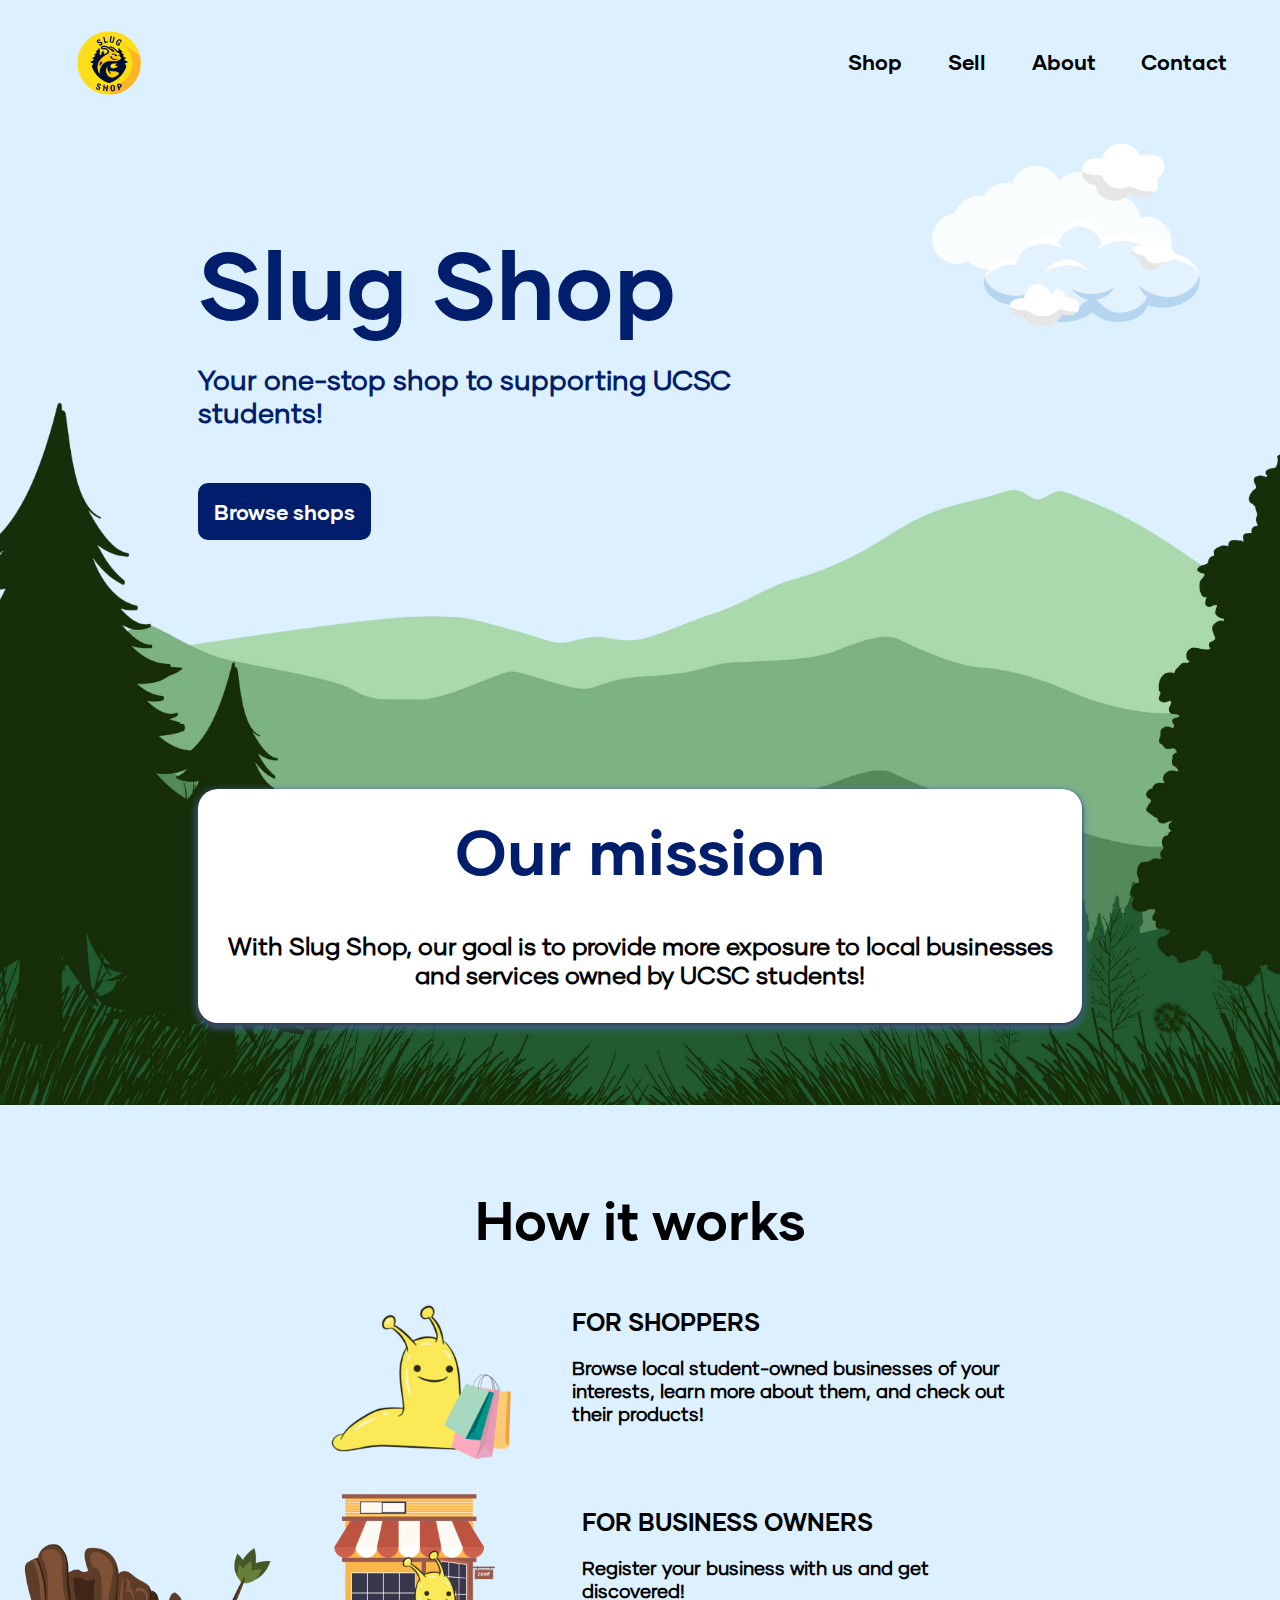
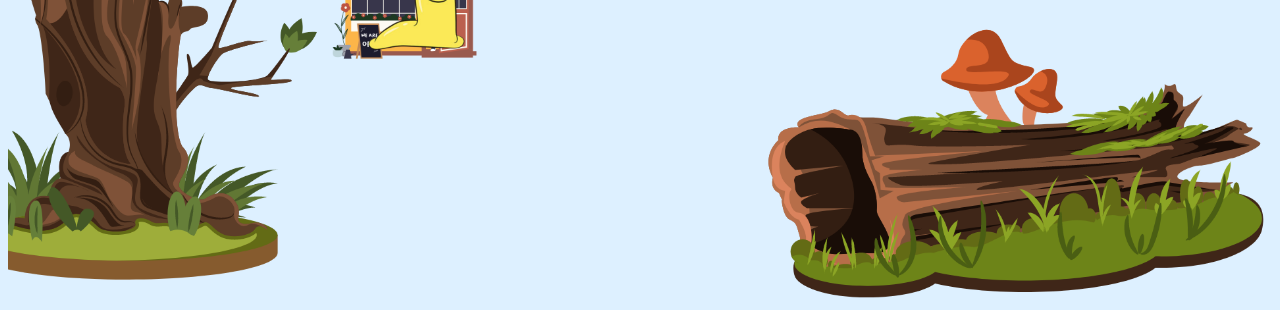
<file: index.html>
<!DOCTYPE html>
<html lang="en">
<head>
    <meta charset="UTF-8">
    <meta http-equiv="X-UA-Compatible" content="IE=edge">
    <meta name="viewport" content="width=device-width, initial-scale=1.0">
    <title>Slug Shop</title>

	<!-- import the webpage's stylesheet --> 
    <link rel="stylesheet" href="css/style.css">

    <!-- add favicon -->
    <link rel="shortcut icon" type="image/x-icon" href="ss-images/Slug.PNG">

</head>

<body>
	 <!-- Navigation bar-->
	 <nav id="nav-bar">
        <div>
            <div id="logo">
                <li><a href="index.html"><img id="ss-logo" src="ss-images/Slug.PNG"></a></li>
            </div>
            <div id="nav-options">
                <ul>
                    <li><a href="html/shop.html">Shop</a></li>
                    <li><a href="html/form.html">Sell</a></li>
                    <li><a href="https://namarilee.github.io/slug-shop/index.html#mission-section">About</a></li>
                    <li><a href="html/contact.html">Contact</a></li>
                </ul>
            </div>
        </div>
    </nav>

	<!-- Home page -->
	<section id="home">
		<div class="container">
            <div class="dark-blue-font">
                <h1 id="home-title">Slug Shop</h1>
                <h2 id="home-subtitle">
                    Your one-stop shop to supporting UCSC students!
                </h2>
				<a href="html/shop.html" id="browse-button">Browse shops</a>
            </div>
            <img src="ss-images/clouds.png" id="cloud-img">
        </div>
		<img id="fbg" src="ss-images/forest-bgd.png">
	</section>

    <!-- Our mission -->
    <section id="mission-section">
        <div id="mission">
            <h1 id="mission-title">Our mission</h1>
            <h3 id="mission-subtitle">With Slug Shop, our goal is to provide more exposure to local businesses and services owned by UCSC students!</h3>
        </div>
        <h1 id="how">How it works</h1>
        <div id="how-it-works">
            <div class="how-block">
                <img src="ss-images/slug-shopper.png" class="how-img">
                <div class="how-text">
                    <h2>FOR SHOPPERS</h2>
                    <h3>Browse local student-owned businesses of your interests, learn more about them, and check out their products!</h3>
                </div>
            </div>
            <div class="how-block">
                <img src="ss-images/slug-owner.png" style="width: 180px; height: 180px; margin-right: 4.9em;">
                <div class="how-text">
                    <h2>FOR BUSINESS OWNERS</h2>
                    <h3>Register your business with us and get discovered!</h3>
                </div>
            </div>
        </div>
        <img src="ss-images/nature-bg2.png" id="nbg">
    </section>
</body>
</html>
</file>
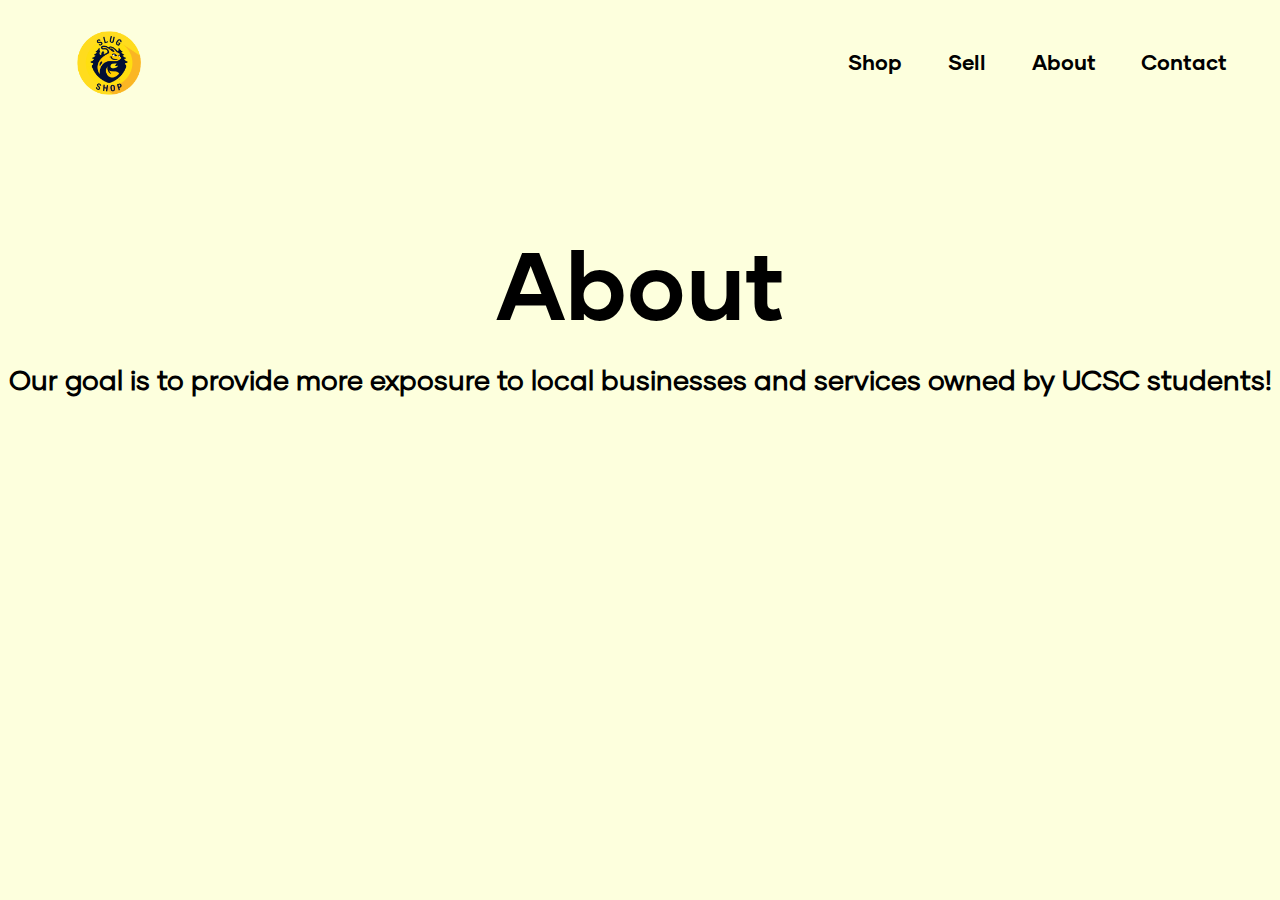
<file: html/about.html>
<!DOCTYPE html>
<html lang="en">
<head>
    <meta charset="UTF-8">
    <meta http-equiv="X-UA-Compatible" content="IE=edge">
    <meta name="viewport" content="width=device-width, initial-scale=1.0">
    <title>Slug Shop</title>

	<!-- import the webpage's stylesheet --> 
    <link rel="stylesheet" href="../css/about.css">

    <!-- add favicon -->
    <link rel="shortcut icon" type="image/x-icon" href="../ss-images/Slug.PNG">

</head>

<body>
	 <!-- Navigation bar-->
	 <nav id="nav-bar">
        <div>
            <div id="logo">
                <li><a href="../index.html"><img id="ss-logo" src="../ss-images/Slug.PNG"></a></li>
            </div>
            <div id="nav-options">
                <ul>
                    <li><a href="shop.html">Shop</a></li>
                    <li><a href="form.html">Sell</a></li>
                    <li><a href="index.html#mission-section">About</a></li>
                    <li><a href="contact.html">Contact</a></li>
                </ul>
            </div>
        </div>
    </nav>

	<!-- About page -->
    <section id = "about">
        <div class = "dark-blue-font">
            <h1 id = "about-title">About</h1>
            <h2 id = "about-subtitle">
                Our goal is to provide more exposure to local businesses and services owned by UCSC students!
            </h2>
        </div>
    </section>

</body>
</file>
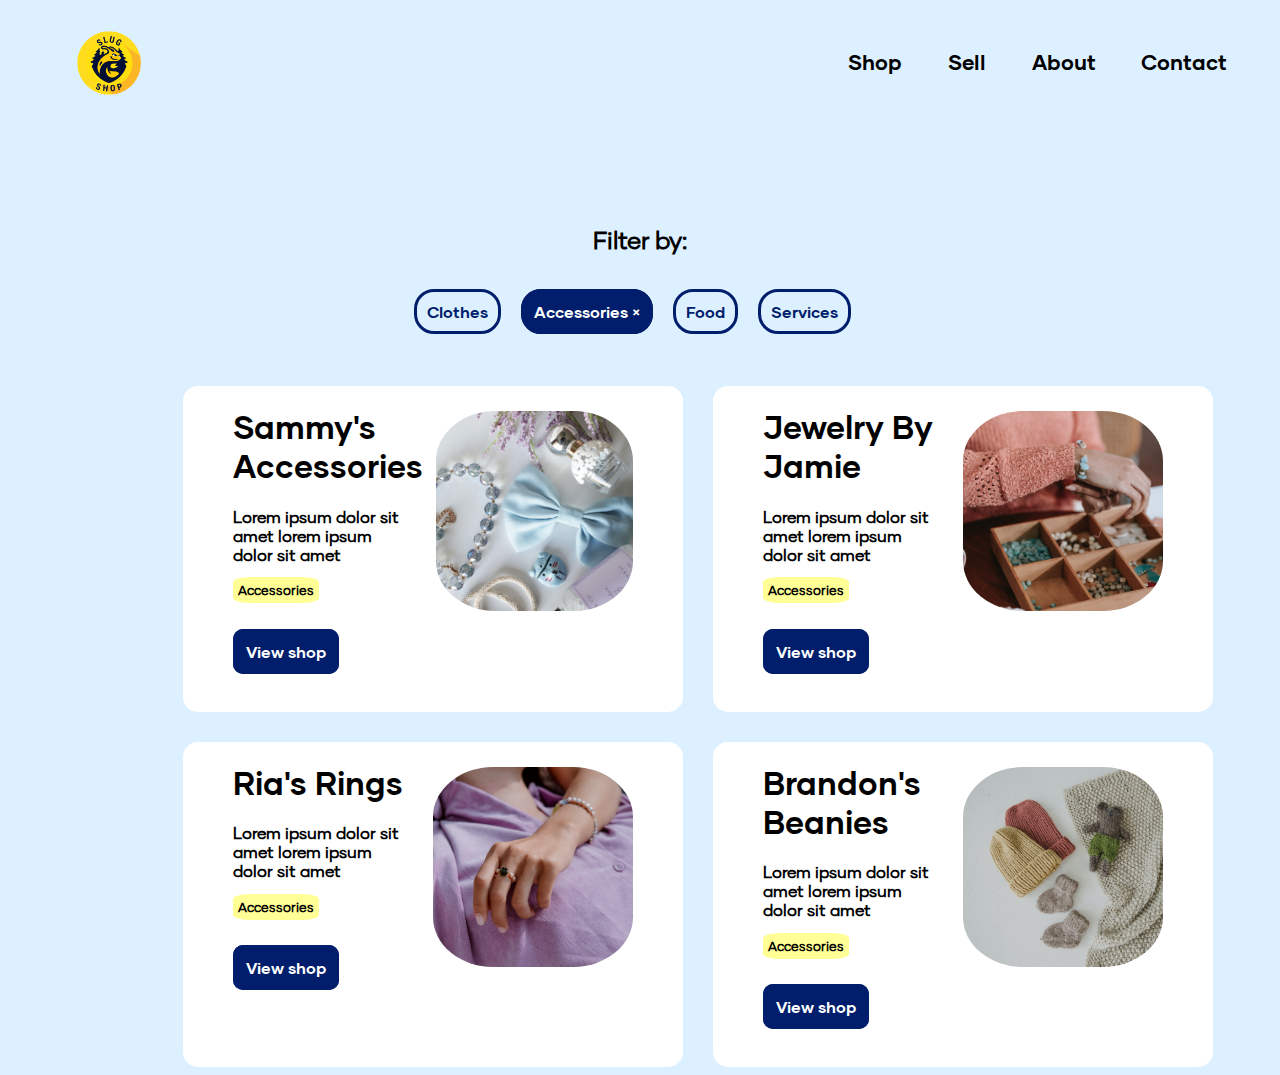
<file: html/accessories.html>
<!DOCTYPE html>
<html lang="en">
<head>
    <meta charset="UTF-8">
    <meta http-equiv="X-UA-Compatible" content="IE=edge">
    <meta name="viewport" content="width=device-width, initial-scale=1.0">
    <title>Slug Shop</title>

	<!-- import the webpage's stylesheet --> 
    <link rel="stylesheet" href="../css/shop.css">

    <!-- add favicon -->
    <link rel="shortcut icon" type="image/x-icon" href="../ss-images/Slug.PNG">

</head>

<body>
	 <!-- Navigation bar-->
	 <nav id="nav-bar">
        <div>
            <div id="logo">
                <li><a href="../index.html"><img id="ss-logo" src="../ss-images/Slug.PNG"></a></li>
            </div>
            <div id="nav-options">
                <ul>
                    <li><a href="shop.html">Shop</a></li>
                    <li><a href="form.html">Sell</a></li>
                    <li><a href="../index.html#mission-section">About</a></li>
                    <li><a href="contact.html">Contact</a></li>
                </ul>
            </div>
        </div>
    </nav>

	<!-- Shop section -->
	<section id="shop">
		<div id="filter-options">
            <div class="filter">
				<h2 style="font-family: 'Gilmer';">Filter by: </h2>
			</div>
			<a href="../html/clothes.html" class="filter-button" id="clothes-button">Clothes</a>
			<a href="../html/shop.html" class="filter-button" id="accessories-button" style="color: white; background-color: var(--dark-blue); border-color: var(--dark-blue);">Accessories ×</a>
			<a href="../html/food.html" class="filter-button" id="food-button">Food</a>
			<a href="../html/services.html" class="filter-button" id="services-button">Services</a>
		</div>
		<div id="shops-grid">
            <div class="shop-box" id = "accessories-cat">
                <div class="left-column">
                    <h1 class="shop-title">Sammy's Accessories</h1>
                    <h2 class="shop-desc">Lorem ipsum dolor sit amet lorem ipsum dolor sit amet</h2>
                    <h3 class="shop-category">Accessories</h3>
                    <a href="" class="view-button">View shop</a>
                </div>
                <img src="../ss-images/sammyaccesories.jpg" class="shop-img">
            </div>
            <div class="shop-box" id = "accessories2-cat">
				<div class="left-column">
					<h1 class="shop-title">Jewelry By Jamie</h1>
					<h2 class="shop-desc">Lorem ipsum dolor sit amet lorem ipsum dolor sit amet</h2>
					<h3 class="shop-category">Accessories</h3>
					<a href="" class="view-button">View shop</a>
				</div>
				<img src="../ss-images/jewelry.png" class="shop-img">
			</div> 
            <div class="shop-box" id = "accessories3-cat">
				<div class="left-column">
					<h1 class="shop-title">Ria's Rings</h1>
					<h2 class="shop-desc">Lorem ipsum dolor sit amet lorem ipsum dolor sit amet</h2>
					<h3 class="shop-category">Accessories</h3>
					<a href="" class="view-button">View shop</a>
				</div>
				<img src="../ss-images/ring.jpg" class="shop-img">
			</div> 
            <div class="shop-box" id = "accessories4-cat">
				<div class="left-column">
					<h1 class="shop-title">Brandon's Beanies</h1>
					<h2 class="shop-desc">Lorem ipsum dolor sit amet lorem ipsum dolor sit amet</h2>
					<h3 class="shop-category">Accessories</h3>
					<a href="" class="view-button">View shop</a>
				</div>
				<img src="../ss-images/beanie.jpg" class="shop-img">
			</div>
        </div>
	</section>
</body>
</html>
</file>
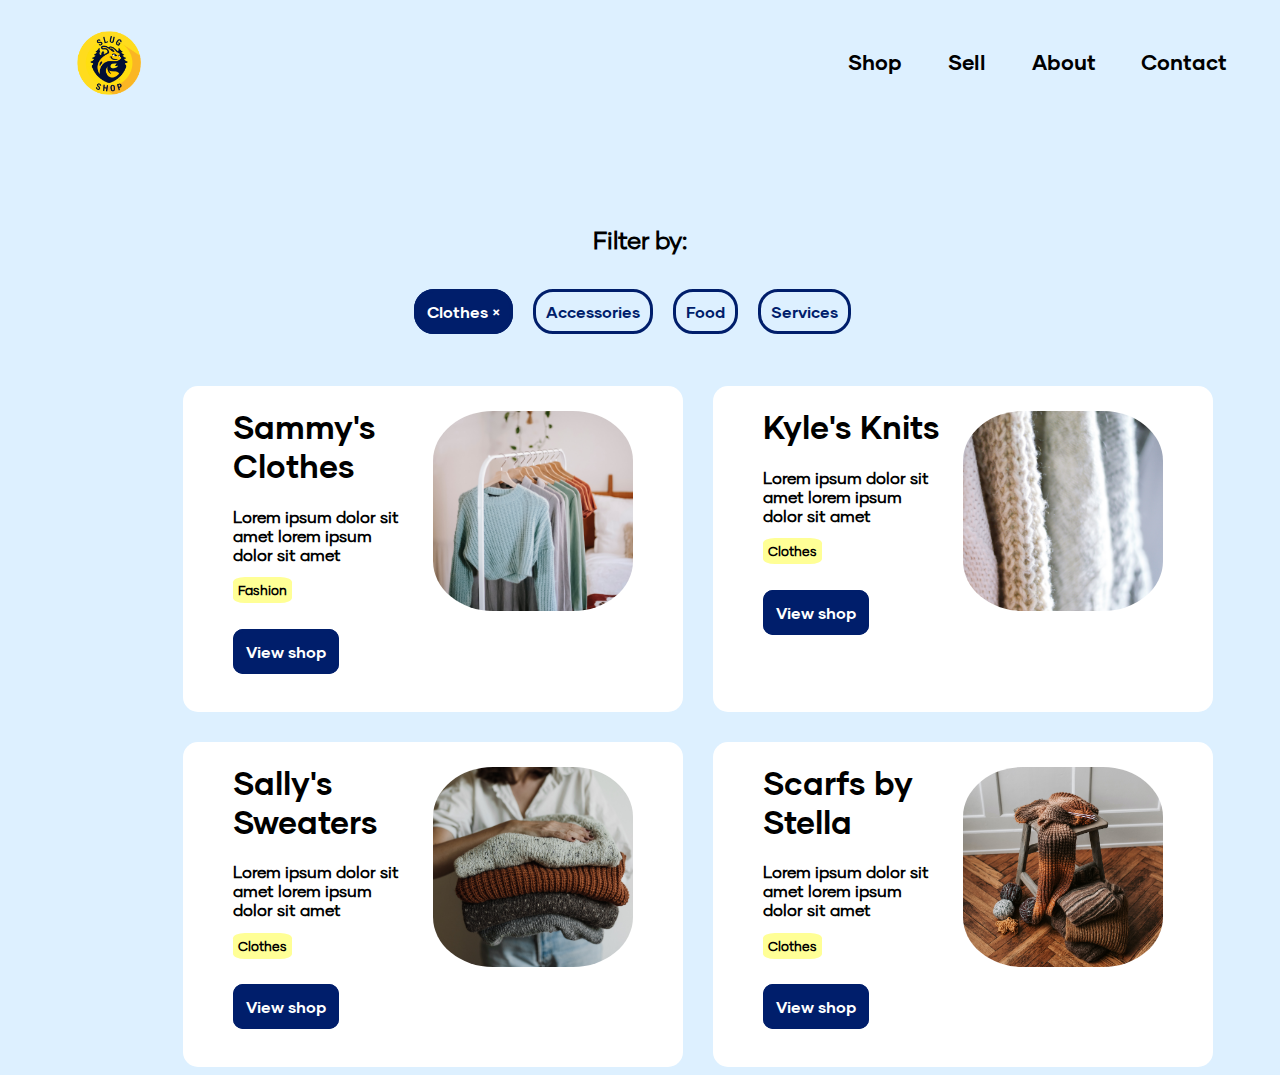
<file: html/clothes.html>
<!DOCTYPE html>
<html lang="en">
<head>
    <meta charset="UTF-8">
    <meta http-equiv="X-UA-Compatible" content="IE=edge">
    <meta name="viewport" content="width=device-width, initial-scale=1.0">
    <title>Slug Shop</title>

	<!-- import the webpage's stylesheet --> 
    <link rel="stylesheet" href="../css/shop.css">

    <!-- add favicon -->
    <link rel="shortcut icon" type="image/x-icon" href="../ss-images/Slug.PNG">

</head>

<body>
	 <!-- Navigation bar-->
	 <nav id="nav-bar">
        <div>
            <div id="logo">
                <li><a href="../index.html"><img id="ss-logo" src="../ss-images/Slug.PNG"></a></li>
            </div>
            <div id="nav-options">
                <ul>
                    <li><a href="shop.html">Shop</a></li>
                    <li><a href="form.html">Sell</a></li>
                    <li><a href="../index.html#mission-section">About</a></li>
                    <li><a href="contact.html">Contact</a></li>
                </ul>
            </div>
        </div>
    </nav>

	<!-- Shop section -->
	<section id="shop">
		<div id="filter-options">
            <div class="filter">
				<h2 style="font-family: 'Gilmer';">Filter by: </h2>
			</div>
			<a href="../html/shop.html" class="filter-button" id="clothes-button" style="color: white; background-color: var(--dark-blue); border-color: var(--dark-blue);">Clothes ×</a>
			<a href="../html/accessories.html" class="filter-button" id="accessories-button">Accessories</a>
			<a href="../html/food.html" class="filter-button" id="food-button">Food</a>
			<a href="../html/services.html" class="filter-button" id="services-button">Services</a>
		</div>
		<div id="shops-grid">
            <div class="shop-box" id = "clothes-cat">
                <div class="left-column">
                    <h1 class="shop-title">Sammy's Clothes</h1>
                    <h2 class="shop-desc">Lorem ipsum dolor sit amet lorem ipsum dolor sit amet</h2>
                    <h3 class="shop-category">Fashion</h3>
                    <a href="" class="view-button">View shop</a>
                </div>
                <img src="../ss-images/clothes-pic.png" class="shop-img">
            </div>
            <div class="shop-box" id = "clothes2-cat">
				<div class="left-column">
					<h1 class="shop-title">Kyle's Knits</h1>
					<h2 class="shop-desc">Lorem ipsum dolor sit amet lorem ipsum dolor sit amet</h2>
					<h3 class="shop-category">Clothes</h3>
					<a href="" class="view-button">View shop</a>
				</div>
				<img src="../ss-images/knit.png" class="shop-img">
			</div>
            <div class="shop-box" id = "clothes3-cat">
				<div class="left-column">
					<h1 class="shop-title">Sally's Sweaters</h1>
					<h2 class="shop-desc">Lorem ipsum dolor sit amet lorem ipsum dolor sit amet</h2>
					<h3 class="shop-category">Clothes</h3>
					<a href="" class="view-button">View shop</a>
				</div>
				<img src="../ss-images/sweaters.jpg" class="shop-img">
			</div>
            <div class="shop-box" id = "clothes4-cat">
				<div class="left-column">
					<h1 class="shop-title">Scarfs by Stella</h1>
					<h2 class="shop-desc">Lorem ipsum dolor sit amet lorem ipsum dolor sit amet</h2>
					<h3 class="shop-category">Clothes</h3>
					<a href="" class="view-button">View shop</a>
				</div>
				<img src="../ss-images/scarf.jpg" class="shop-img">
			</div>
        </div>
	</section>
</body>
</html>
</file>
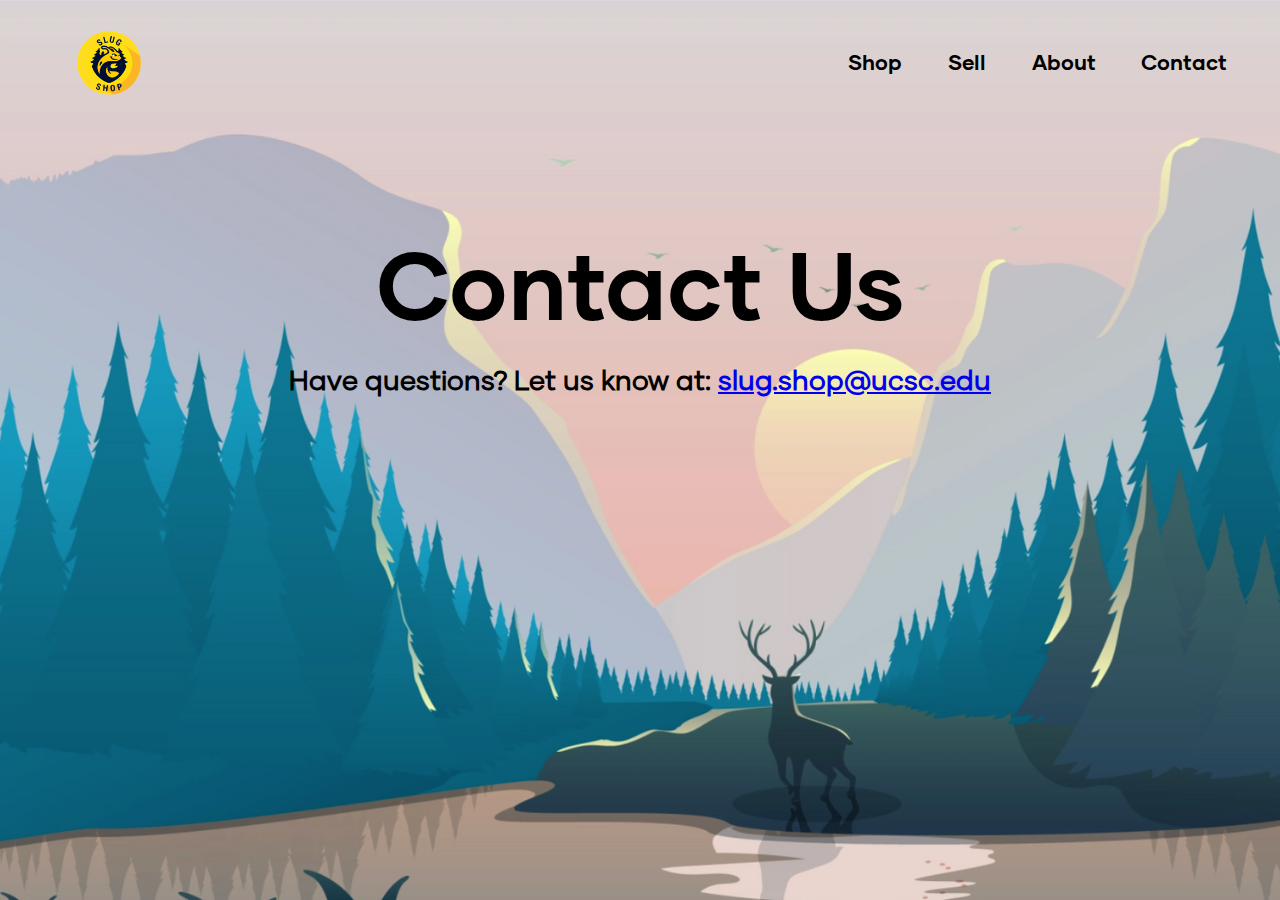
<file: html/contact.html>
<!DOCTYPE html>
<html lang="en">
<head>
    <meta charset="UTF-8">
    <meta http-equiv="X-UA-Compatible" content="IE=edge">
    <meta name="viewport" content="width=device-width, initial-scale=1.0">
    <title>Slug Shop</title>

	<!-- import the webpage's stylesheet --> 
    <link rel="stylesheet" href="../css/contact.css">

    <!-- add favicon -->
    <link rel="shortcut icon" type="image/x-icon" href="../ss-images/Slug.PNG">

</head>

<body>
	 <!-- Navigation bar-->
	 <nav id="nav-bar">
        <div>
            <div id="logo">
                <li><a href="../index.html"><img id="ss-logo" src="../ss-images/Slug.PNG"></a></li>
            </div>
            <div id="nav-options">
                <ul>
                    <li><a href="shop.html">Shop</a></li>
                    <li><a href="form.html">Sell</a></li>
                    <li><a href="../index.html#mission-section">About</a></li>
                    <li><a href="contact.html">Contact</a></li>
                </ul>
            </div>
        </div>
    </nav>

	<!-- contact page -->
    <section id = "contact">
        <div class = "dark-blue-font">
            <h1 id = "contact-title">Contact Us</h1>
            <h2 id = "contact-subtitle">
                Have questions? Let us know at: <a href="mailto:slug.shop@ucsc.edu">slug.shop@ucsc.edu</a>
            </h2>
        </div>
        <div class="body-text"></div>
    </section>

</body>
</file>
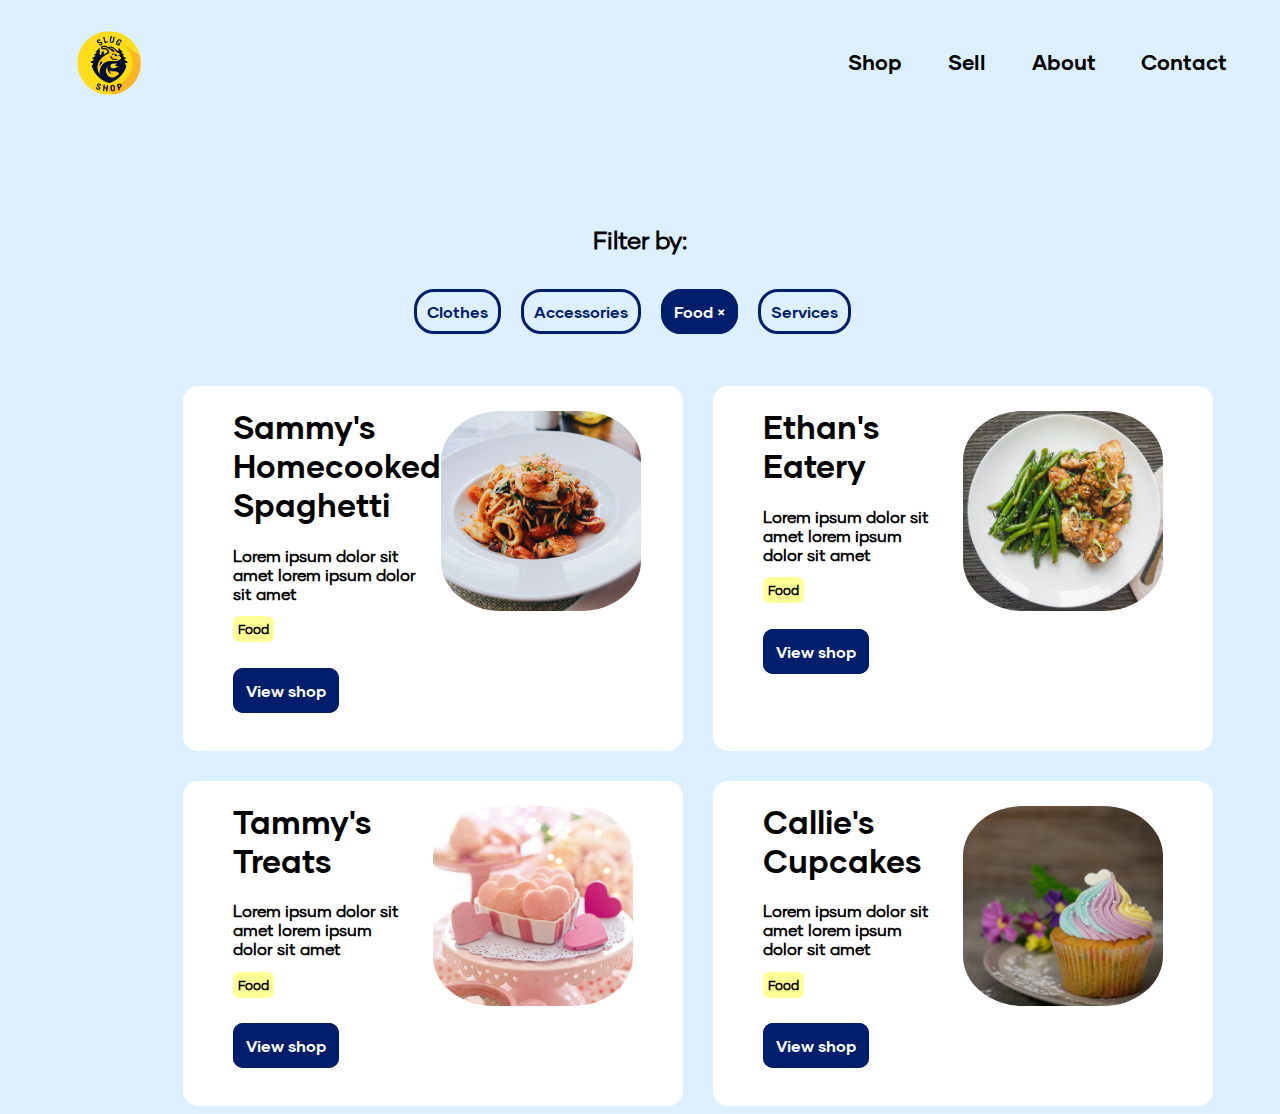
<file: html/food.html>
<!DOCTYPE html>
<html lang="en">
<head>
    <meta charset="UTF-8">
    <meta http-equiv="X-UA-Compatible" content="IE=edge">
    <meta name="viewport" content="width=device-width, initial-scale=1.0">
    <title>Slug Shop</title>

	<!-- import the webpage's stylesheet --> 
    <link rel="stylesheet" href="../css/shop.css">

    <!-- add favicon -->
    <link rel="shortcut icon" type="image/x-icon" href="../ss-images/Slug.PNG">

</head>

<body>
	 <!-- Navigation bar-->
	 <nav id="nav-bar">
        <div>
            <div id="logo">
                <li><a href="../index.html"><img id="ss-logo" src="../ss-images/Slug.PNG"></a></li>
            </div>
            <div id="nav-options">
                <ul>
                    <li><a href="shop.html">Shop</a></li>
                    <li><a href="form.html">Sell</a></li>
                    <li><a href="../index.html#mission-section">About</a></li>
                    <li><a href="contact.html">Contact</a></li>
                </ul>
            </div>
        </div>
    </nav>

	<!-- Shop section -->
	<section id="shop">
		<div id="filter-options">
            <div class="filter">
				<h2 style="font-family: 'Gilmer';">Filter by: </h2>
			</div>
			<a href="../html/clothes.html" class="filter-button" id="clothes-button">Clothes</a>
			<a href="../html/accessories.html" class="filter-button" id="accessories-button">Accessories</a>
			<a href="../html/shop.html" class="filter-button" id="food-button" style="color: white; background-color: var(--dark-blue); border-color: var(--dark-blue);">Food ×</a>
			<a href="../html/services.html" class="filter-button" id="services-button">Services</a>
		</div>
		<div id="shops-grid">
            <div class="shop-box" id = "food1-cat">
				<div class="left-column">
					<h1 class="shop-title">Sammy's Homecooked Spaghetti</h1>
					<h2 class="shop-desc">Lorem ipsum dolor sit amet lorem ipsum dolor sit amet</h2>
					<h3 class="shop-category">Food</h3>
					<a href="" class="view-button">View shop</a>
				</div>
				<img src="../ss-images/spaghetti.jpg" class="shop-img">
			</div>		

			<div class="shop-box" id = "food2-cat">
				<div class="left-column">
					<h1 class="shop-title">Ethan's Eatery</h1>
					<h2 class="shop-desc">Lorem ipsum dolor sit amet lorem ipsum dolor sit amet</h2>
					<h3 class="shop-category">Food</h3>
					<a href="" class="view-button">View shop</a>
				</div>
				<img src="../ss-images/eatery.jpg" class="shop-img">
			</div>
			
			<div class="shop-box" id = "food3-cat">
				<div class="left-column">
					<h1 class="shop-title">Tammy's Treats</h1>
					<h2 class="shop-desc">Lorem ipsum dolor sit amet lorem ipsum dolor sit amet</h2>
					<h3 class="shop-category">Food</h3>
					<a href="" class="view-button">View shop</a>
				</div>
				<img src="../ss-images/tammy.jpg" class="shop-img">
			</div>
			
			<div class="shop-box" id = "food4-cat">
				<div class="left-column">
					<h1 class="shop-title">Callie's Cupcakes</h1>
					<h2 class="shop-desc">Lorem ipsum dolor sit amet lorem ipsum dolor sit amet</h2>
					<h3 class="shop-category">Food</h3>
					<a href="" class="view-button">View shop</a>
				</div>
				<img src="../ss-images/cupcake.jpg" class="shop-img">
			</div>
        </div>
	</section>
</body>
</html>
</file>
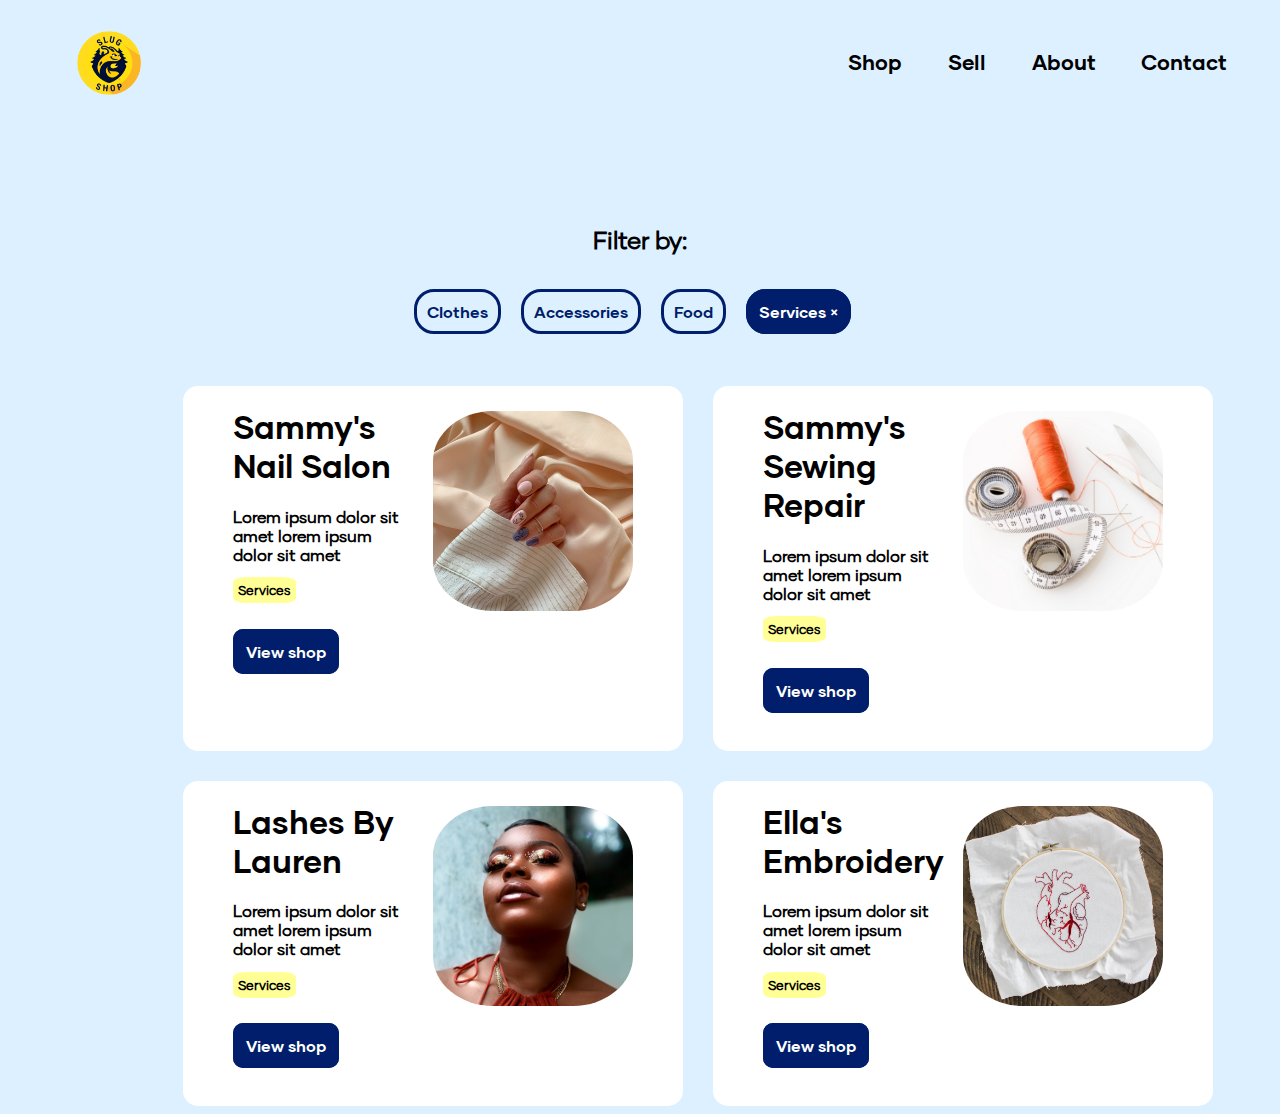
<file: html/services.html>
<!DOCTYPE html>
<html lang="en">
<head>
    <meta charset="UTF-8">
    <meta http-equiv="X-UA-Compatible" content="IE=edge">
    <meta name="viewport" content="width=device-width, initial-scale=1.0">
    <title>Slug Shop</title>

	<!-- import the webpage's stylesheet --> 
    <link rel="stylesheet" href="../css/shop.css">

    <!-- add favicon -->
    <link rel="shortcut icon" type="image/x-icon" href="../ss-images/Slug.PNG">

</head>

<body>
	 <!-- Navigation bar-->
	 <nav id="nav-bar">
        <div>
            <div id="logo">
                <li><a href="../index.html"><img id="ss-logo" src="../ss-images/Slug.PNG"></a></li>
            </div>
            <div id="nav-options">
                <ul>
                    <li><a href="shop.html">Shop</a></li>
                    <li><a href="form.html">Sell</a></li>
                    <li><a href="../index.html#mission-section">About</a></li>
                    <li><a href="contact.html">Contact</a></li>
                </ul>
            </div>
        </div>
    </nav>

	<!-- Shop section -->
	<section id="shop">
		<div id="filter-options">
            <div class="filter">
				<h2 style="font-family: 'Gilmer';">Filter by: </h2>
			</div>
			<a href="../html/clothes.html" class="filter-button" id="clothes-button">Clothes</a>
			<a href="../html/accessories.html" class="filter-button" id="accessories-button">Accessories</a>
			<a href="../html/food.html" class="filter-button" id="food-button">Food</a>
			<a href="../html/shop.html" class="filter-button" id="services-button" style="color: white; background-color: var(--dark-blue); border-color: var(--dark-blue);">Services   ×</a>
		</div>
		<div id="shops-grid">
            <div class="shop-box" id = "services1-cat">
				<div class="left-column">
					<h1 class="shop-title">Sammy's Nail Salon</h1>
					<h2 class="shop-desc">Lorem ipsum dolor sit amet lorem ipsum dolor sit amet</h2>
					<h3 class="shop-category">Services</h3>
					<a href="" class="view-button">View shop</a>
				</div>
				<img src="../ss-images/nails.jpg" class="shop-img">
			</div>

			<div class="shop-box" id = "services2-cat">
				<div class="left-column">
					<h1 class="shop-title">Sammy's Sewing Repair</h1>
					<h2 class="shop-desc">Lorem ipsum dolor sit amet lorem ipsum dolor sit amet</h2>
					<h3 class="shop-category">Services</h3>
					<a href="" class="view-button">View shop</a>
				</div>
				<img src="../ss-images/sewing.jpg" class="shop-img">
			</div>

			<div class="shop-box" id = "services3-cat">
				<div class="left-column">
					<h1 class="shop-title">Lashes By Lauren</h1>
					<h2 class="shop-desc">Lorem ipsum dolor sit amet lorem ipsum dolor sit amet</h2>
					<h3 class="shop-category">Services</h3>
					<a href="" class="view-button">View shop</a>
				</div>
				<img src="../ss-images/lashes.jpg" class="shop-img">
			</div>
		
			<div class="shop-box" id = "services4-cat">
				<div class="left-column">
					<h1 class="shop-title">Ella's Embroidery</h1>
					<h2 class="shop-desc">Lorem ipsum dolor sit amet lorem ipsum dolor sit amet</h2>
					<h3 class="shop-category">Services</h3>
					<a href="" class="view-button">View shop</a>
				</div>
				<img src="../ss-images/embroidery.jpg" class="shop-img">
			</div>
        </div>
	</section>
</body>
</html>
</file>
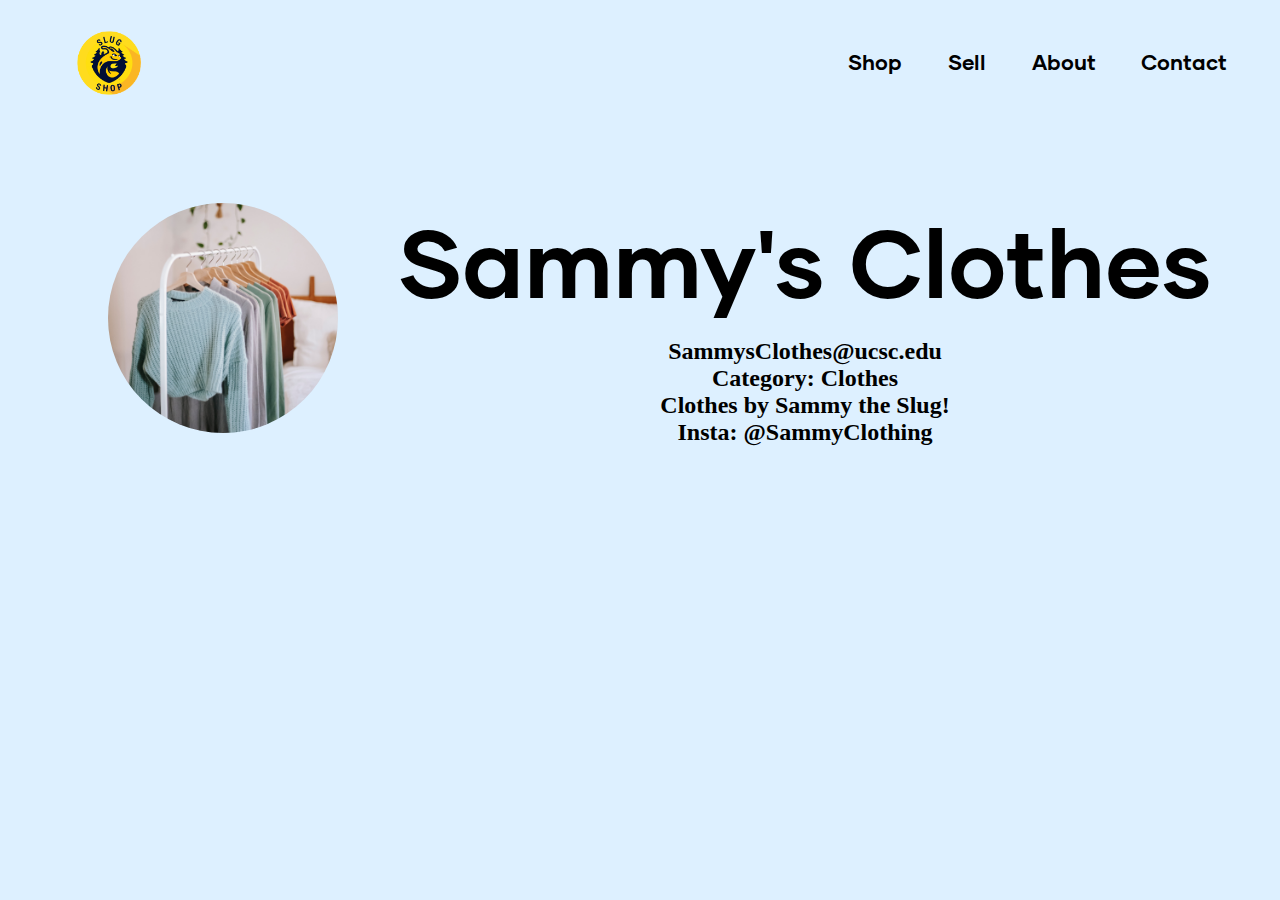
<file: html/shop-page.html>
<!DOCTYPE html>
<html lang="en">
<head>
    <meta charset="UTF-8">
    <meta http-equiv="X-UA-Compatible" content="IE=edge">
    <meta name="viewport" content="width=device-width, initial-scale=1.0">
    <title>Slug Shop</title>

	<!-- import the webpage's stylesheet --> 
    <link rel="stylesheet" href="../css/shop-page.css">

    <!-- add favicon -->
    <link rel="shortcut icon" type="image/x-icon" href="../ss-images/Slug.PNG">

</head>

<body>
	 <!-- Navigation bar-->
	 <nav id="nav-bar">
        <div>
            <div id="logo">
                <li><a href="../index.html"><img id="ss-logo" src="../ss-images/Slug.PNG"></a></li>
            </div>
            <div id="nav-options">
                <ul>
                    <li><a href="../html/shop.html">Shop</a></li>
                    <li><a href="../html/form.html">Sell</a></li>
                    <li><a href="../html/about.html">About</a></li>
                    <li><a href="../html/contact.html">Contact</a></li>
                </ul>
            </div>
        </div>
    </nav>

	<!-- Shop page -->
    <section id = "shop-page">
        <div class="shop-header">
            <div class="image-crop">
                <img src="../ss-images/clothes-pic.png" class="round-shop-img">
            </div>
            <h1 id = "shop-page-title">Sammy's Clothes</h1>
        </div>
        <div class = "text">
            <h2 id = "shop-page-info">
                <div class="info-list">SammysClothes@ucsc.edu</div>
                <div class="info-list">Category: Clothes</div>
                <div class="info-list">Clothes by Sammy the Slug!</div>
                <div class="info-list">Insta: @SammyClothing <br></div>
            </h2>
        </div>
    </section>

</body>
</file>
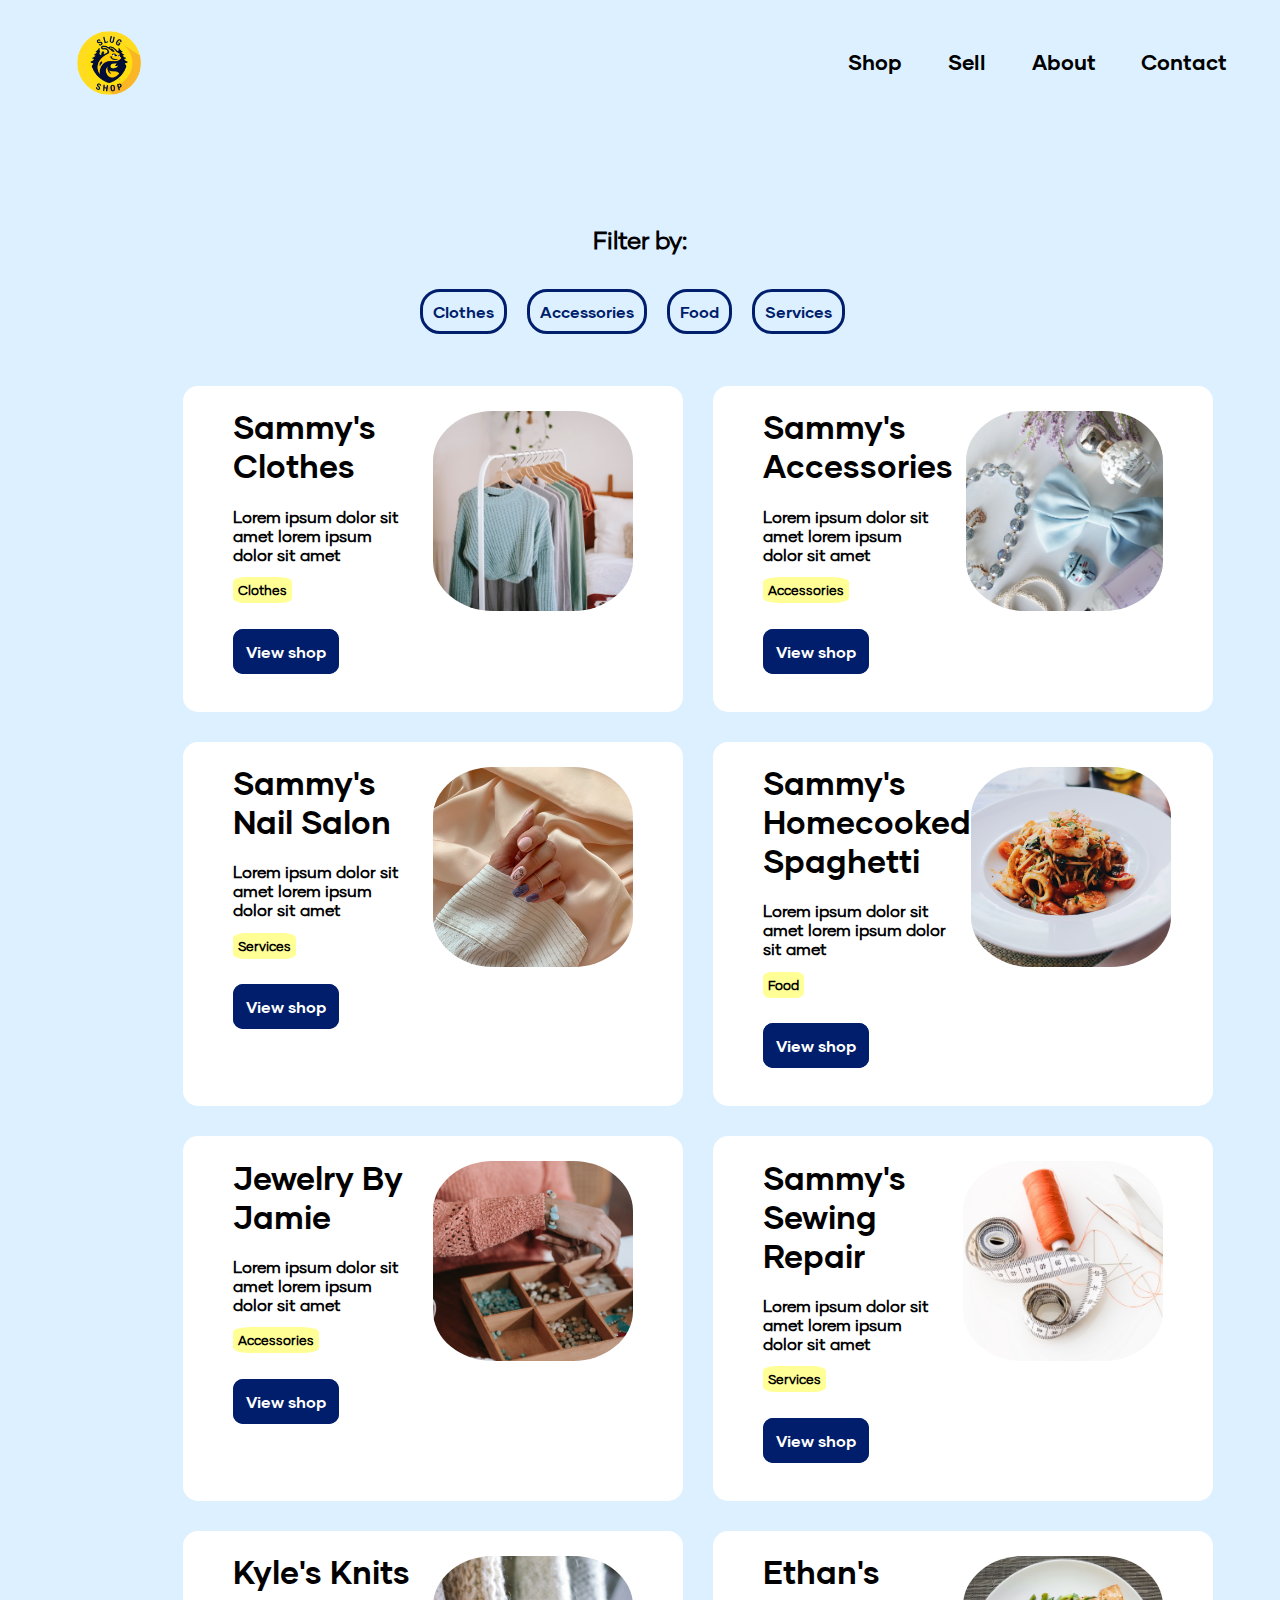
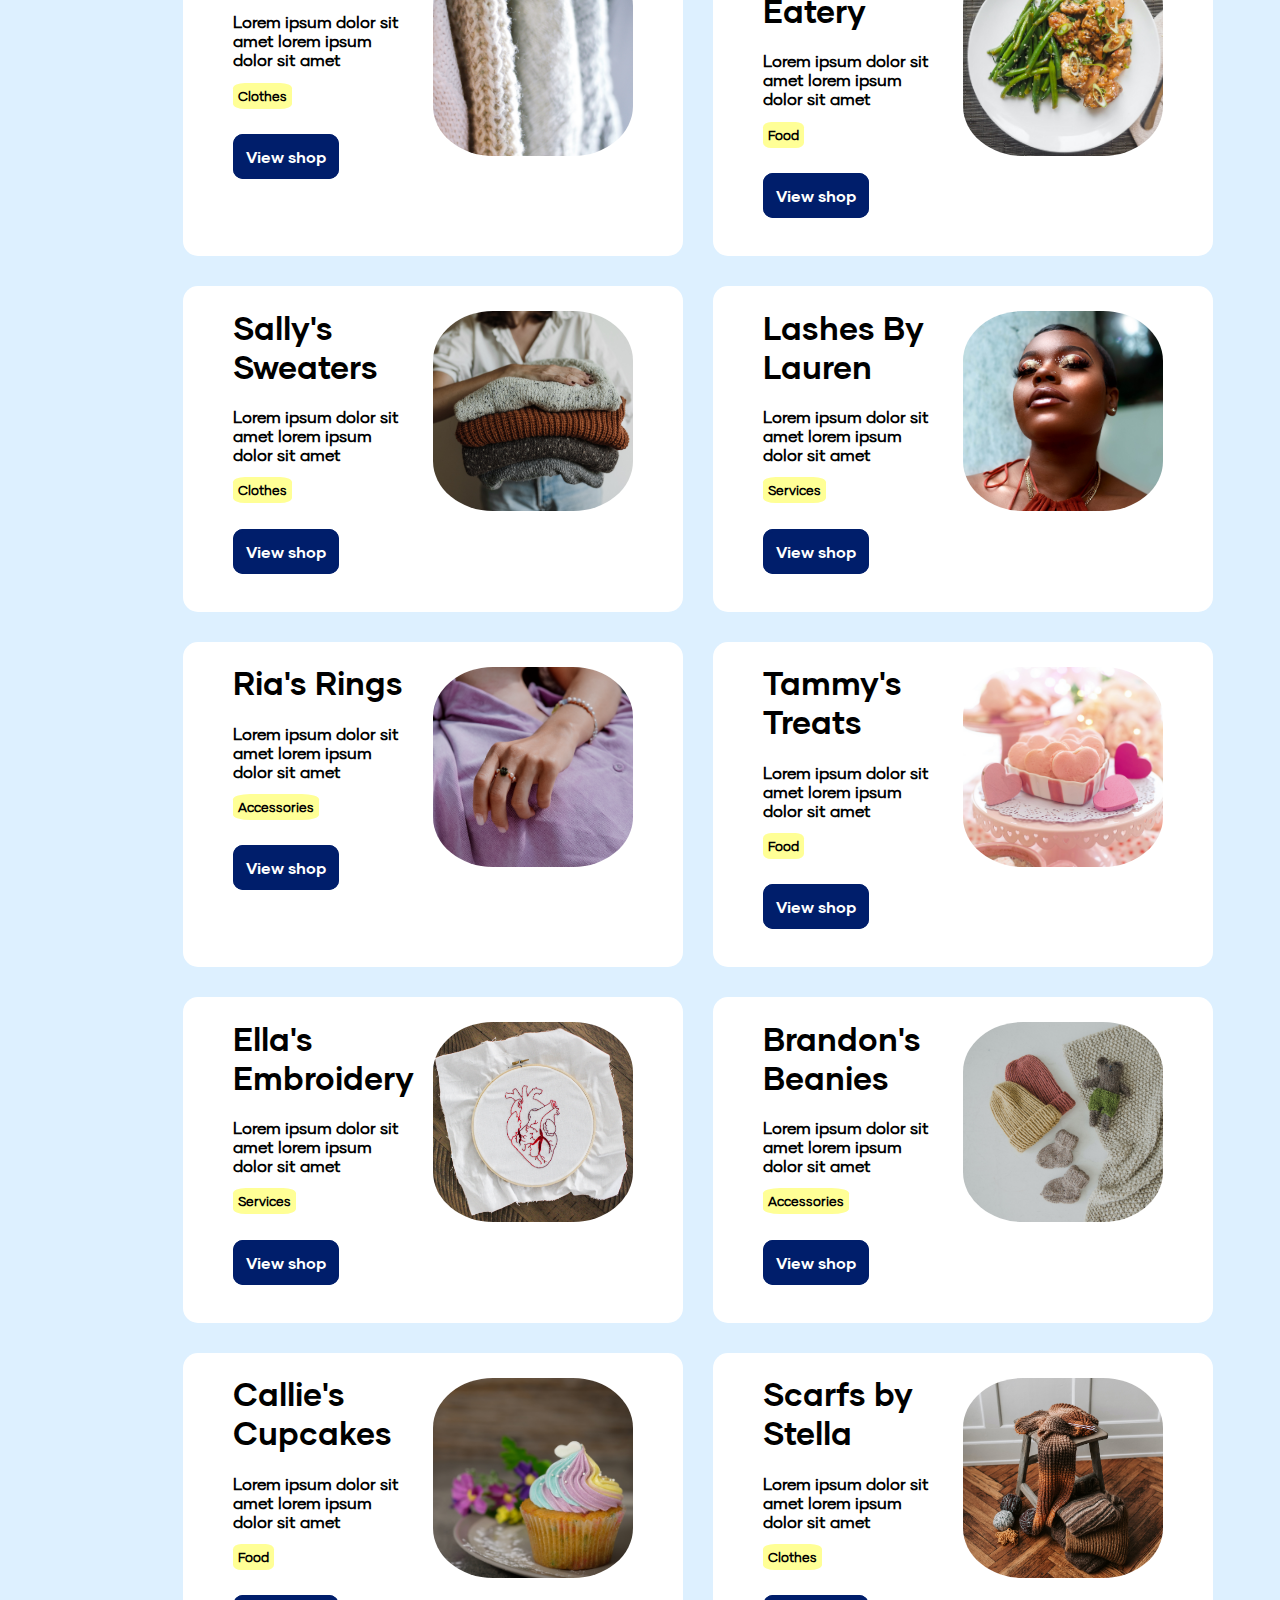
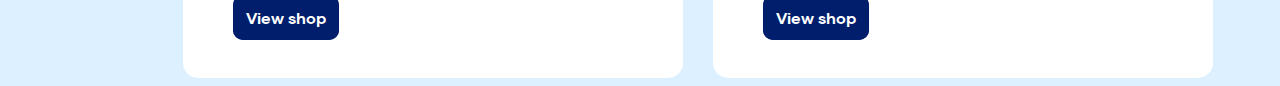
<file: html/shop.html>
<!DOCTYPE html>
<html lang="en">
<head>
    <meta charset="UTF-8">
    <meta http-equiv="X-UA-Compatible" content="IE=edge">
    <meta name="viewport" content="width=device-width, initial-scale=1.0">
    <title>Slug Shop</title>

	<!-- import the webpage's stylesheet --> 
    <link rel="stylesheet" href="../css/shop.css">

    <!-- add favicon -->
    <link rel="shortcut icon" type="image/x-icon" href="../ss-images/Slug.PNG">

</head>

<body>
	 <!-- Navigation bar-->
	 <nav id="nav-bar">
        <div>
            <div id="logo">
                <li><a href="../index.html"><img id="ss-logo" src="../ss-images/Slug.PNG"></a></li>
            </div>
            <div id="nav-options">
                <ul>
                    <li><a href="shop.html">Shop</a></li>
                    <li><a href="form.html">Sell</a></li>
                    <li><a href="../index.html#mission-section">About</a></li>
                    <li><a href="contact.html">Contact</a></li>
                </ul>
            </div>
        </div>
    </nav>

	<!-- Shop section -->
	<section id="shop">
		<div id="filter-options">
			<div class="filter">
				<h2 style="font-family: 'Gilmer';">Filter by: </h2>
			</div>
			<a href="../html/clothes.html" class="filter-button" id="clothes-button">Clothes</a>
			<a href="../html/accessories.html" class="filter-button" id="accessories-button">Accessories</a>
			<a href="../html/food.html" class="filter-button" id="food-button">Food</a>
			<a href="../html/services.html" class="filter-button" id="services-button">Services</a>
		</div>
		<div id="shops-grid">
            <div class="shop-box" id = "clothes1-cat">
				<div class="left-column">
					<h1 class="shop-title">Sammy's Clothes</h1>
					<h2 class="shop-desc">Lorem ipsum dolor sit amet lorem ipsum dolor sit amet</h2>
					<h3 class="shop-category">Clothes</h3>
					<a href="" class="view-button">View shop</a>
				</div>
				<img src="../ss-images/clothes-pic.png" class="shop-img">
			</div>
			
			<div class="shop-box" id = "accessories1-cat">
				<div class="left-column">
					<h1 class="shop-title">Sammy's Accessories</h1>
					<h2 class="shop-desc">Lorem ipsum dolor sit amet lorem ipsum dolor sit amet</h2>
					<h3 class="shop-category">Accessories</h3>
					<a href="" class="view-button">View shop</a>
				</div>
				<img src="../ss-images/sammyaccesories.jpg" class="shop-img">
			</div>

			<div class="shop-box" id = "services1-cat">
				<div class="left-column">
					<h1 class="shop-title">Sammy's Nail Salon</h1>
					<h2 class="shop-desc">Lorem ipsum dolor sit amet lorem ipsum dolor sit amet</h2>
					<h3 class="shop-category">Services</h3>
					<a href="" class="view-button">View shop</a>
				</div>
				<img src="../ss-images/nails.jpg" class="shop-img">
			</div>

			<div class="shop-box" id = "food1-cat">
				<div class="left-column">
					<h1 class="shop-title">Sammy's Homecooked Spaghetti</h1>
					<h2 class="shop-desc">Lorem ipsum dolor sit amet lorem ipsum dolor sit amet</h2>
					<h3 class="shop-category">Food</h3>
					<a href="" class="view-button">View shop</a>
				</div>
				<img src="../ss-images/spaghetti.jpg" class="shop-img">
			</div>

			<div class="shop-box" id = "accessories2-cat">
				<div class="left-column">
					<h1 class="shop-title">Jewelry By Jamie</h1>
					<h2 class="shop-desc">Lorem ipsum dolor sit amet lorem ipsum dolor sit amet</h2>
					<h3 class="shop-category">Accessories</h3>
					<a href="" class="view-button">View shop</a>
				</div>
				<img src="../ss-images/jewelry.png" class="shop-img">
			</div> 

			<div class="shop-box" id = "services2-cat">
				<div class="left-column">
					<h1 class="shop-title">Sammy's Sewing Repair</h1>
					<h2 class="shop-desc">Lorem ipsum dolor sit amet lorem ipsum dolor sit amet</h2>
					<h3 class="shop-category">Services</h3>
					<a href="" class="view-button">View shop</a>
				</div>
				<img src="../ss-images/sewing.jpg" class="shop-img">
			</div>

			<div class="shop-box" id = "clothes2-cat">
				<div class="left-column">
					<h1 class="shop-title">Kyle's Knits</h1>
					<h2 class="shop-desc">Lorem ipsum dolor sit amet lorem ipsum dolor sit amet</h2>
					<h3 class="shop-category">Clothes</h3>
					<a href="" class="view-button">View shop</a>
				</div>
				<img src="../ss-images/knit.png" class="shop-img">
			</div>

			<div class="shop-box" id = "food2-cat">
				<div class="left-column">
					<h1 class="shop-title">Ethan's Eatery</h1>
					<h2 class="shop-desc">Lorem ipsum dolor sit amet lorem ipsum dolor sit amet</h2>
					<h3 class="shop-category">Food</h3>
					<a href="" class="view-button">View shop</a>
				</div>
				<img src="../ss-images/eatery.jpg" class="shop-img">
			</div>

			<div class="shop-box" id = "clothes3-cat">
				<div class="left-column">
					<h1 class="shop-title">Sally's Sweaters</h1>
					<h2 class="shop-desc">Lorem ipsum dolor sit amet lorem ipsum dolor sit amet</h2>
					<h3 class="shop-category">Clothes</h3>
					<a href="" class="view-button">View shop</a>
				</div>
				<img src="../ss-images/sweaters.jpg" class="shop-img">
			</div>

			<div class="shop-box" id = "services3-cat">
				<div class="left-column">
					<h1 class="shop-title">Lashes By Lauren</h1>
					<h2 class="shop-desc">Lorem ipsum dolor sit amet lorem ipsum dolor sit amet</h2>
					<h3 class="shop-category">Services</h3>
					<a href="" class="view-button">View shop</a>
				</div>
				<img src="../ss-images/lashes.jpg" class="shop-img">
			</div>

			<div class="shop-box" id = "accessories3-cat">
				<div class="left-column">
					<h1 class="shop-title">Ria's Rings</h1>
					<h2 class="shop-desc">Lorem ipsum dolor sit amet lorem ipsum dolor sit amet</h2>
					<h3 class="shop-category">Accessories</h3>
					<a href="" class="view-button">View shop</a>
				</div>
				<img src="../ss-images/ring.jpg" class="shop-img">
			</div> 

			<div class="shop-box" id = "food3-cat">
				<div class="left-column">
					<h1 class="shop-title">Tammy's Treats</h1>
					<h2 class="shop-desc">Lorem ipsum dolor sit amet lorem ipsum dolor sit amet</h2>
					<h3 class="shop-category">Food</h3>
					<a href="" class="view-button">View shop</a>
				</div>
				<img src="../ss-images/tammy.jpg" class="shop-img">
			</div>
			
			<div class="shop-box" id = "services4-cat">
				<div class="left-column">
					<h1 class="shop-title">Ella's Embroidery</h1>
					<h2 class="shop-desc">Lorem ipsum dolor sit amet lorem ipsum dolor sit amet</h2>
					<h3 class="shop-category">Services</h3>
					<a href="" class="view-button">View shop</a>
				</div>
				<img src="../ss-images/embroidery.jpg" class="shop-img">
			</div>
			
			<div class="shop-box" id = "accessories4-cat">
				<div class="left-column">
					<h1 class="shop-title">Brandon's Beanies</h1>
					<h2 class="shop-desc">Lorem ipsum dolor sit amet lorem ipsum dolor sit amet</h2>
					<h3 class="shop-category">Accessories</h3>
					<a href="" class="view-button">View shop</a>
				</div>
				<img src="../ss-images/beanie.jpg" class="shop-img">
			</div>
			
			<div class="shop-box" id = "food4-cat">
				<div class="left-column">
					<h1 class="shop-title">Callie's Cupcakes</h1>
					<h2 class="shop-desc">Lorem ipsum dolor sit amet lorem ipsum dolor sit amet</h2>
					<h3 class="shop-category">Food</h3>
					<a href="" class="view-button">View shop</a>
				</div>
				<img src="../ss-images/cupcake.jpg" class="shop-img">
			</div>

			<div class="shop-box" id = "clothes4-cat">
				<div class="left-column">
					<h1 class="shop-title">Scarfs by Stella</h1>
					<h2 class="shop-desc">Lorem ipsum dolor sit amet lorem ipsum dolor sit amet</h2>
					<h3 class="shop-category">Clothes</h3>
					<a href="" class="view-button">View shop</a>
				</div>
				<img src="../ss-images/scarf.jpg" class="shop-img">
			</div>
        </div>
	</section>
</body>
</html>
</file>
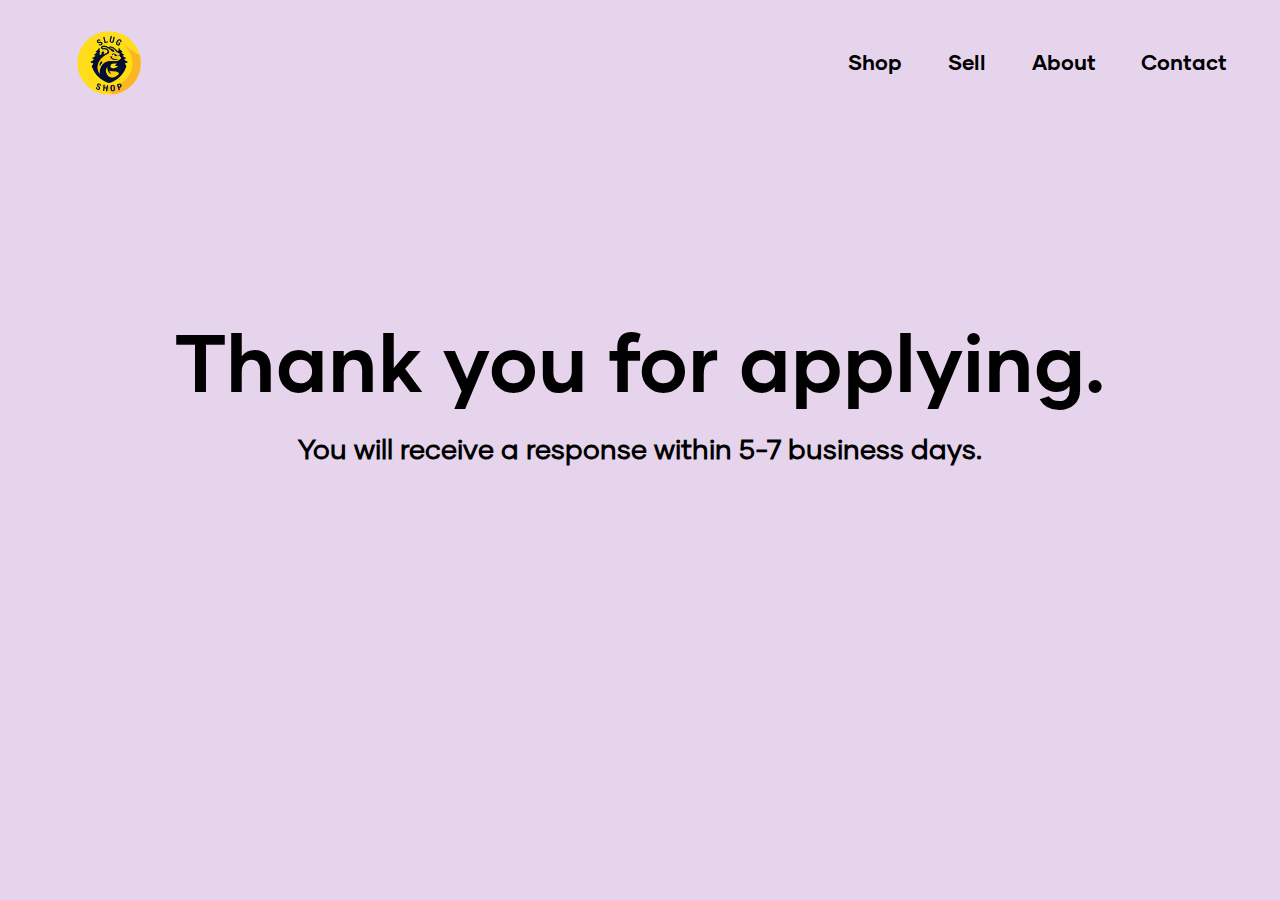
<file: html/submission.html>
<!DOCTYPE html>
<html lang="en">
<head>
    <meta charset="UTF-8">
    <meta http-equiv="X-UA-Compatible" content="IE=edge">
    <meta name="viewport" content="width=device-width, initial-scale=1.0">
    <title>Slug Shop</title>

	<!-- import the webpage's stylesheet --> 
    <link rel="stylesheet" href="../css/submission.css">

    <!-- add favicon -->
    <link rel="shortcut icon" type="image/x-icon" href="../ss-images/Slug.PNG">

</head>

<body>
	 <!-- Navigation bar-->
	 <nav id="nav-bar">
        <div>
            <div id="logo">
                <li><a href="../index.html"><img id="ss-logo" src="../ss-images/Slug.PNG"></a></li>
            </div>
            <div id="nav-options">
                <ul>
                    <li><a href="shop.html">Shop</a></li>
                    <li><a href="form.html">Sell</a></li>
                    <li><a href="../index.html#mission-section">About</a></li>
                    <li><a href="contact.html">Contact</a></li>
                </ul>
            </div>
        </div>
    </nav>

	<!-- contact page -->
    <section id = "submission">
        <div class = "dark-blue-font">
            <h1 id = "submission-title">Thank you for applying.</h1>
            <h2 id = "submission-subtitle">
                You will receive a response within 5-7 business days.
            </h2>
        </div>
        <div class="body-text"></div>
    </section>

</body>
</file>
<file: css/style.css>
/* Fonts */

@font-face {
    font-family: "Gilmer";
    src: url("../fonts/Gilmer-Regular.otf");
}

@font-face {
    font-family: "Gilmer Bold";
    src: url("../fonts/Gilmer-Bold.ttf");
}

/* General */

html {
	scroll-behavior: smooth;
}

body {
	background-color:  rgb(221, 240, 255);

}

.regular-font {
	font-family: "Gilmer";
}

.bold-font {
	font-family: "Gilmer Bold";
}

.dark-blue-font {
	color: rgb(0, 30, 107);
}

.container {
    margin-left: 15%;
	display: flex;
	margin-right: 0;
}
@keyframes bounce { 0% { transform: translateY(0); } 100% { transform: translateY(-10px); } }

#cloud-img {
	width: 300px;
	height: 300px;
	padding: 0;
	margin-top: 4em;
	float: right;
	position: absolute;
    margin-left: 45em;
    margin-bottom: 3em;
    animation: bounce 2s infinite alternate;
}
.dark-blue-font {
	padding: 0;
	margin: 0;
}

:root {
	--dark-blue: rgb(0, 30, 107);
	--light-blue:  rgb(221, 240, 255);
}
/* Nav bar */

nav {
    top: 0;

}

ul {
    list-style-type: none;
    overflow: hidden;
    padding-right: 1.5em; 
}

li {
    display: inline;
}


li a {
    padding: 1em;
    text-decoration: none;
    font-size: 1.3em;
    color: black;
    font-family: "Gilmer Bold";
}

#ss-logo {
	margin-top: -0.7em;
    margin-left: 1.5em;
    float: left;
	width: 140px;
    height: 140px;
}

#nav-options {
    float: right;    
}

/* Home */



#home-title {
	font-family: "Gilmer Bold";
	font-size: 6em;
	margin-top: 2em;
    margin-bottom: 0;
}

#home-subtitle {
	font-family: "Gilmer";
	font-size: 1.7em;
	margin-bottom: 2em;
}

#browse-button {
	font-family: "Gilmer Bold";
	color: white;
	background-color: var(--dark-blue);
	border-color: var(--dark-blue);
	font-size: 1.3em;
	text-decoration: none;
	padding: 13px;
	border-radius: 10px;
	border-style: solid;
	border-width: 3px;
	transition: 0.15s ease-in;
	z-index: 2;
	position: absolute;
}

#browse-button:hover {
	background-color: var(--light-blue);
	border-color: var(--dark-blue);
	color: var(--dark-blue);

}

#fbg {
	width: 110%;
	height: 70%;
	margin-top: -10em;
	margin-left: -2em;
	margin-right: -2em;
	z-index: 1;
	position:relative;
}

#nbg {
	width: 100%;
	height: 70%;
	margin-top: -30em;

}


/* About page */
#about-title {
	font-family: "Gilmer Bold";
	font-size: 6em;
	margin-top: 2em;
    margin-bottom: 0;
}
#about-subtitle {
	font-family: "Gilmer";
	font-size: 1.7em;
	margin-bottom: 2em;
}

/* Mission */

#mission-section {
	background-color: var(--light-blue);
}
#mission {
	text-align: center;
	justify-content: center;
	background-color: white;
	margin-left: 15%;
	margin-right: 15%;
	margin-top: -20em;
	padding: 10px;
	border-radius: 20px;
	transition: box-shadow .3s ease;
	box-shadow: 0 2px 4px 0 rgb(43, 49, 56), 0 3px 10px 0 rgb(93, 126, 217);
	z-index: 3;
	position: relative;
}

#mission:hover {
	box-shadow: 0px 0px 20px rgb(51, 176, 222);
}

#mission-title {
	font-family: "Gilmer Bold";
	font-size: 4em;
	margin-top: 0.2em;
	color: var(--dark-blue);
}

#mission-subtitle {
	font-family: "Gilmer";
	font-size: 1.5em;
}

#how {
	margin-top: 3em;
	text-align: center;
	font-family: "Gilmer Bold";
	font-size: 3.4em;
}

#how-it-works {
	margin-left: 25%; 
	margin-right: 20%; 

}

.how-block {
	display: flex;
}

.how-img {
	width: 200px;
	height: 200px;
	margin-right: 3em;
}

.how-text h2 {
	font-family: "Gilmer Bold";
}

.how-text h3 {
	font-family: "Gilmer";

}
</file>
<file: css/about.css>
/* Fonts */

@font-face {
    font-family: "Gilmer";
    src: url("../fonts/Gilmer-Regular.otf");
}

@font-face {
    font-family: "Gilmer Bold";
    src: url("../fonts/Gilmer-Bold.ttf");
}

body {
	background-color: rgb(253, 255, 221);
	align-items: center;
	text-align: center;
}
/* Nav bar */

nav {
    top: 0;

}

ul {
    list-style-type: none;
    overflow: hidden;
    padding-right: 1.5em; 
}

li {
    display: inline;
}


li a {
    padding: 1em;
    text-decoration: none;
    font-size: 1.3em;
    color: black;
    font-family: "Gilmer Bold";
}

#ss-logo {
	margin-top: -0.7em;
    margin-left: 1.5em;
    float: left;
	width: 140px;
    height: 140px;
}

#nav-options {
    float: right;    
}

/* About */
#about-title {
    font-family: "Gilmer Bold";
    font-size: 6em;
    margin-top: 2em;
    margin-bottom: 0;
}
#about-subtitle {
    font-family: "Gilmer";
    font-size: 1.7em;
    margin-bottom: 2em;
}
</file>
<file: css/shop.css>
/* Fonts */

@font-face {
    font-family: "Gilmer";
    src: url("../fonts/Gilmer-Regular.otf");
}

@font-face {
    font-family: "Gilmer Bold";
    src: url("../fonts/Gilmer-Bold.ttf");
}

body {
	background-color: rgb(221, 240, 255);
	align-items: center;
	text-align: center;
}

:root {
	--dark-blue: rgb(0, 30, 107);
	--light-blue: rgb(178, 223, 255);
}

/* Nav bar */

nav {
    top: 0;

}

ul {
    list-style-type: none;
    overflow: hidden;
    padding-right: 1.5em; 
}

li {
    display: inline;
}


li a {
    padding: 1em;
    text-decoration: none;
    font-size: 1.3em;
    color: black;
    font-family: "Gilmer Bold";
}

#ss-logo {
	margin-top: -0.7em;
    margin-left: 1.5em;
    float: left;
	width: 140px;
    height: 140px;
}

#nav-options {
    float: right;    
}

/* Shop section */

#filter-options {
	margin-top: 12em;
	
}

.filter {
	margin-bottom: 3em;
}

.filter-button {
	font-family: "Gilmer Bold";
	text-decoration: none;
	color: var(--dark-blue);
	background-color: rgb(221, 240, 255);
	border-color: var(--dark-blue);
	padding: 10px;
	margin-right: 1em;
	border-radius: 20px;
	border-style: solid;
	border-width: 3px;
	transition: 0.15s ease-in;
}

.filter-button:hover {
    background-color: var(--dark-blue);
    border-color: var(--dark-blue);
    color: white;
}

#clothes-button:focus {
	color: white;
	background-color: var(--dark-blue);
	border-color: var(--dark-blue);
}

#shops-grid {
	display: grid;
	width: 1000px;
	grid-gap: 30px;
	justify-content: center;
	grid-template-columns: repeat(2, 1fr);
	margin-top: 4em;
	margin-left: 15%;
	margin-right: 20%;
}

.shop-box {
	display: flex;
	width: 500px;
	flex-direction: row;
	border-radius: 15px;
    border-width: 1px;
    background-color: white;
}

.shop-img {
	width: 200px;
    height: 200px;
	padding-top: 5%;
	padding-bottom: 5%;
	margin-right: 10%;
	border-radius: 30%;

}

.left-column {
	padding-left: 10%;
	text-align: left;
	padding-bottom: 10%;
}

.shop-title {
	font-family: "Gilmer Bold";
	font-size: 2em;
}

.shop-desc {
	font-family: "Gilmer";
	font-size: 1em;
	padding-right: 10%;

}

.shop-category {
	font-family: "Gilmer";
	font-size: 0.8em;
	margin-bottom: 3em;
	background-color: rgb(255, 255, 150);
	padding: 5px;
	border-radius: 20%;
	display: table;
}

.view-button {
	font-family: "Gilmer Bold";
	text-decoration: none;
	color: white;
	background-color: var(--dark-blue);
	border-color: var(--dark-blue);
	padding: 10px;
	border-radius: 10px;
	border-style: solid;
	border-width: 3px;
	transition: 0.15s ease-in;
}

.view-button:hover {
	background-color: white;
	border-color: var(--dark-blue);
	color: var(--dark-blue);
}
</file>
<file: css/contact.css>
/* Fonts */

@font-face {
    font-family: "Gilmer";
    src: url("../fonts/Gilmer-Regular.otf");
}

@font-face {
    font-family: "Gilmer Bold";
    src: url("../fonts/Gilmer-Bold.ttf");
}

body {
	background-image: url("../ss-images/nature-bg3.png");
	align-items: center;
	text-align: center;
}
/* Nav bar */

nav {
    top: 0;

}

ul {
    list-style-type: none;
    overflow: hidden;
    padding-right: 1.5em; 
}

li {
    display: inline;
}


li a {
    padding: 1em;
    text-decoration: none;
    font-size: 1.3em;
    color: black;
    font-family: "Gilmer Bold";
}

#ss-logo {
	margin-top: -0.7em;
    margin-left: 1.5em;
    float: left;
	width: 140px;
    height: 140px;
}

#nav-options {
    float: right;    
}

/* contact */
#contact-title {
    font-family: "Gilmer Bold";
    font-size: 6em;
    margin-top: 2em;
    margin-bottom: 0;
}
#contact-subtitle {
    font-family: "Gilmer";
    font-size: 1.7em;
    margin-bottom: 2em;
}
</file>
<file: css/shop-page.css>
/* Fonts */

@font-face {
    font-family: "Gilmer";
    src: url("../fonts/Gilmer-Regular.otf");
}

@font-face {
    font-family: "Gilmer Bold";
    src: url("../fonts/Gilmer-Bold.ttf");
}

body {
	background-color: rgb(221, 240, 255);
	align-items: center;
	text-align: center;
}
/* Nav bar */

nav {
    top: 0;

}

ul {
    list-style-type: none;
    overflow: hidden;
    padding-right: 1.5em; 
}

li {
    display: inline;
}


li a {
    padding: 1em;
    text-decoration: none;
    font-size: 1.3em;
    color: black;
    font-family: "Gilmer Bold";
}

#ss-logo {
	margin-top: -0.7em;
    margin-left: 1.5em;
    float: left;
	width: 140px;
    height: 140px;
}

#nav-options {
    float: right;    
}

/* Shop-info page */

#shop-page-title {
    font-family: "Gilmer Bold";
    font-size: 6em;
    margin-top: 2em;
    margin-bottom: 0;
    top: 160px;
    left: 10px;
    margin-top: 170px;
}

.image-crop{
    margin-left: 100px;
    width: 230px;
    height: 230px;
    position: relative;
    overflow: hidden;
    border-radius: 50%;
    float: left;
}

.round-shop-img {
	display: inline;
    margin: 0;
    height: 100%;
    width: auto;
}

.shop-page-info {
    font-family: "Gilmer";
}
</file>
<file: css/submission.css>
/* Fonts */

@font-face {
    font-family: "Gilmer";
    src: url("../fonts/Gilmer-Regular.otf");
}

@font-face {
    font-family: "Gilmer Bold";
    src: url("../fonts/Gilmer-Bold.ttf");
}

body {
    background-color: rgb(229, 212, 236);
	align-items: center;
	text-align: center;
}
/* Nav bar */

nav {
    top: 0;

}

ul {
    list-style-type: none;
    overflow: hidden;
    padding-right: 1.5em; 
}

li {
    display: inline;
}


li a {
    padding: 1em;
    text-decoration: none;
    font-size: 1.3em;
    color: black;
    font-family: "Gilmer Bold";
}

#ss-logo {
	margin-top: -0.7em;
    margin-left: 1.5em;
    float: left;
	width: 140px;
    height: 140px;
}

#nav-options {
    float: right;    
}

/* contact */
#submission-title {
    font-family: "Gilmer Bold";
    font-size: 5em;
    margin-top: 3.5em;
    margin-bottom: 0;
}
#submission-subtitle {
    font-family: "Gilmer";
    font-size: 1.7em;
    margin-bottom: 2em;
}
</file>
